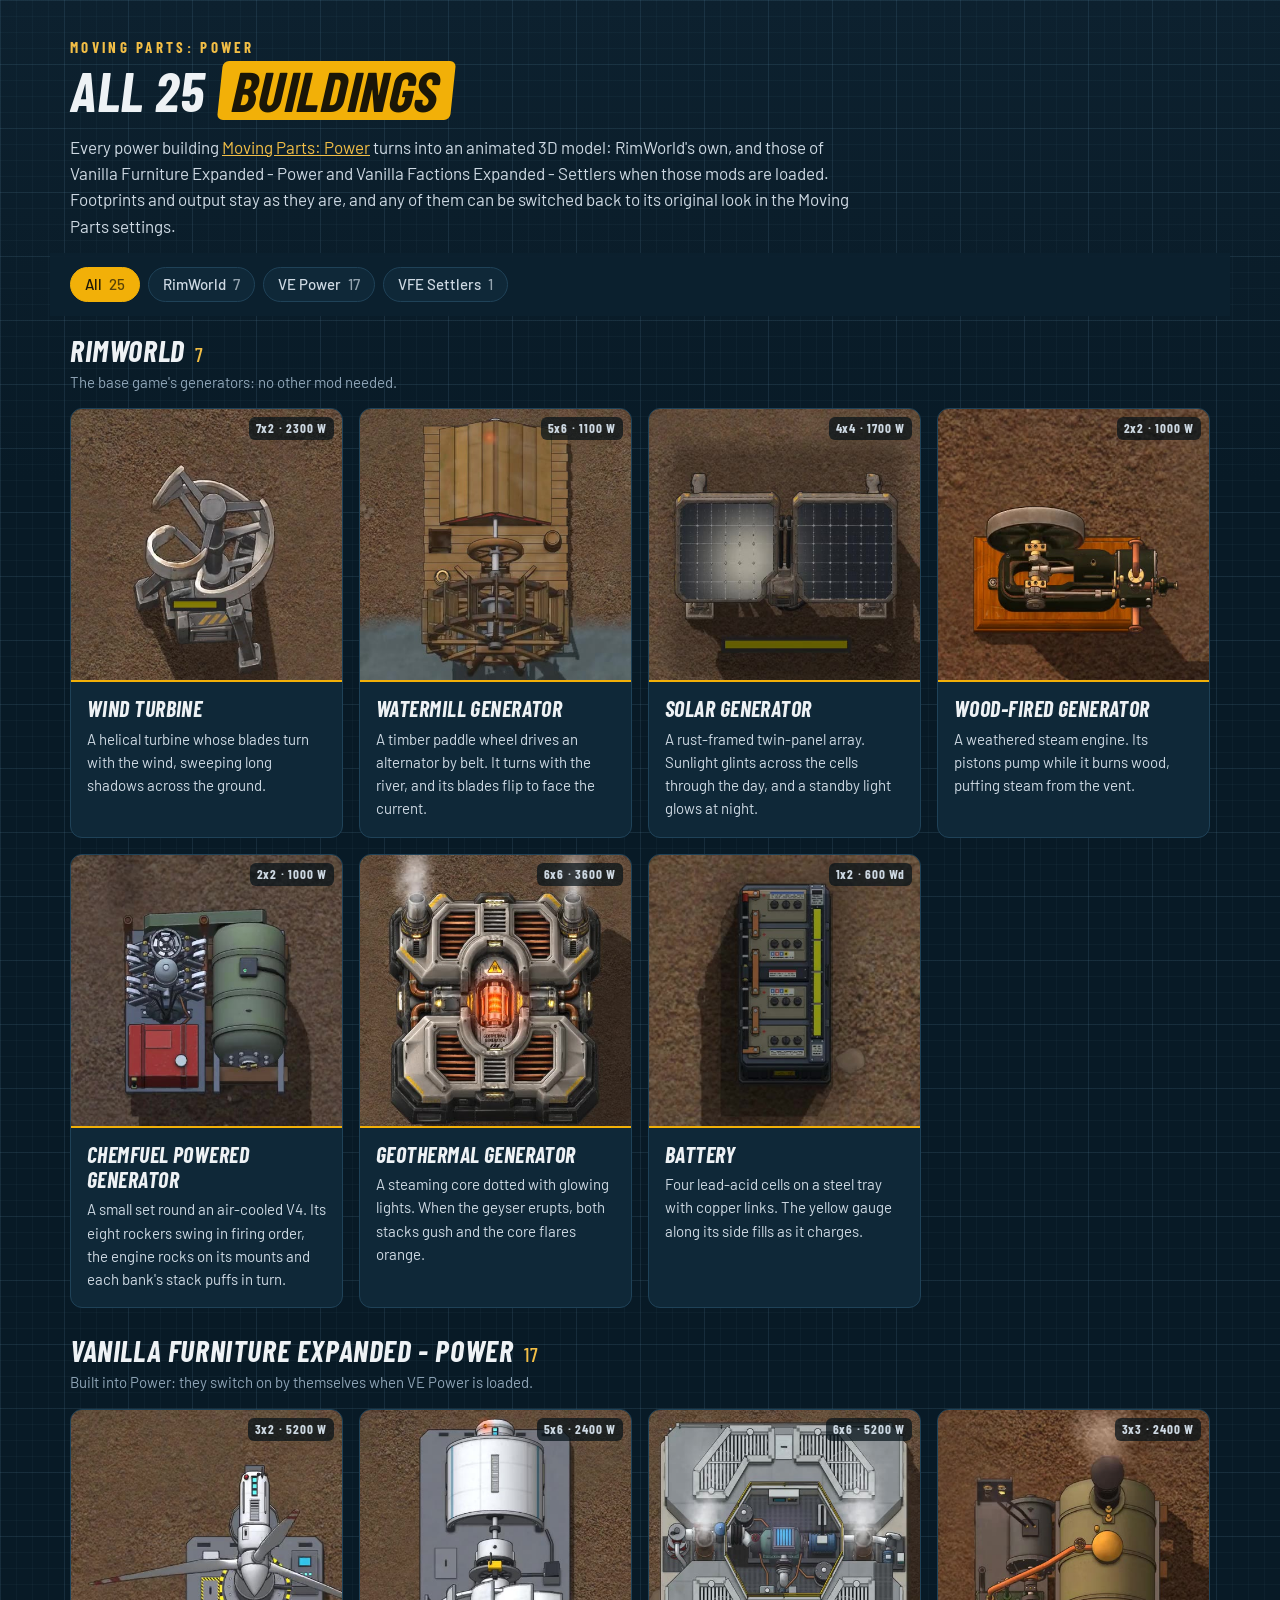
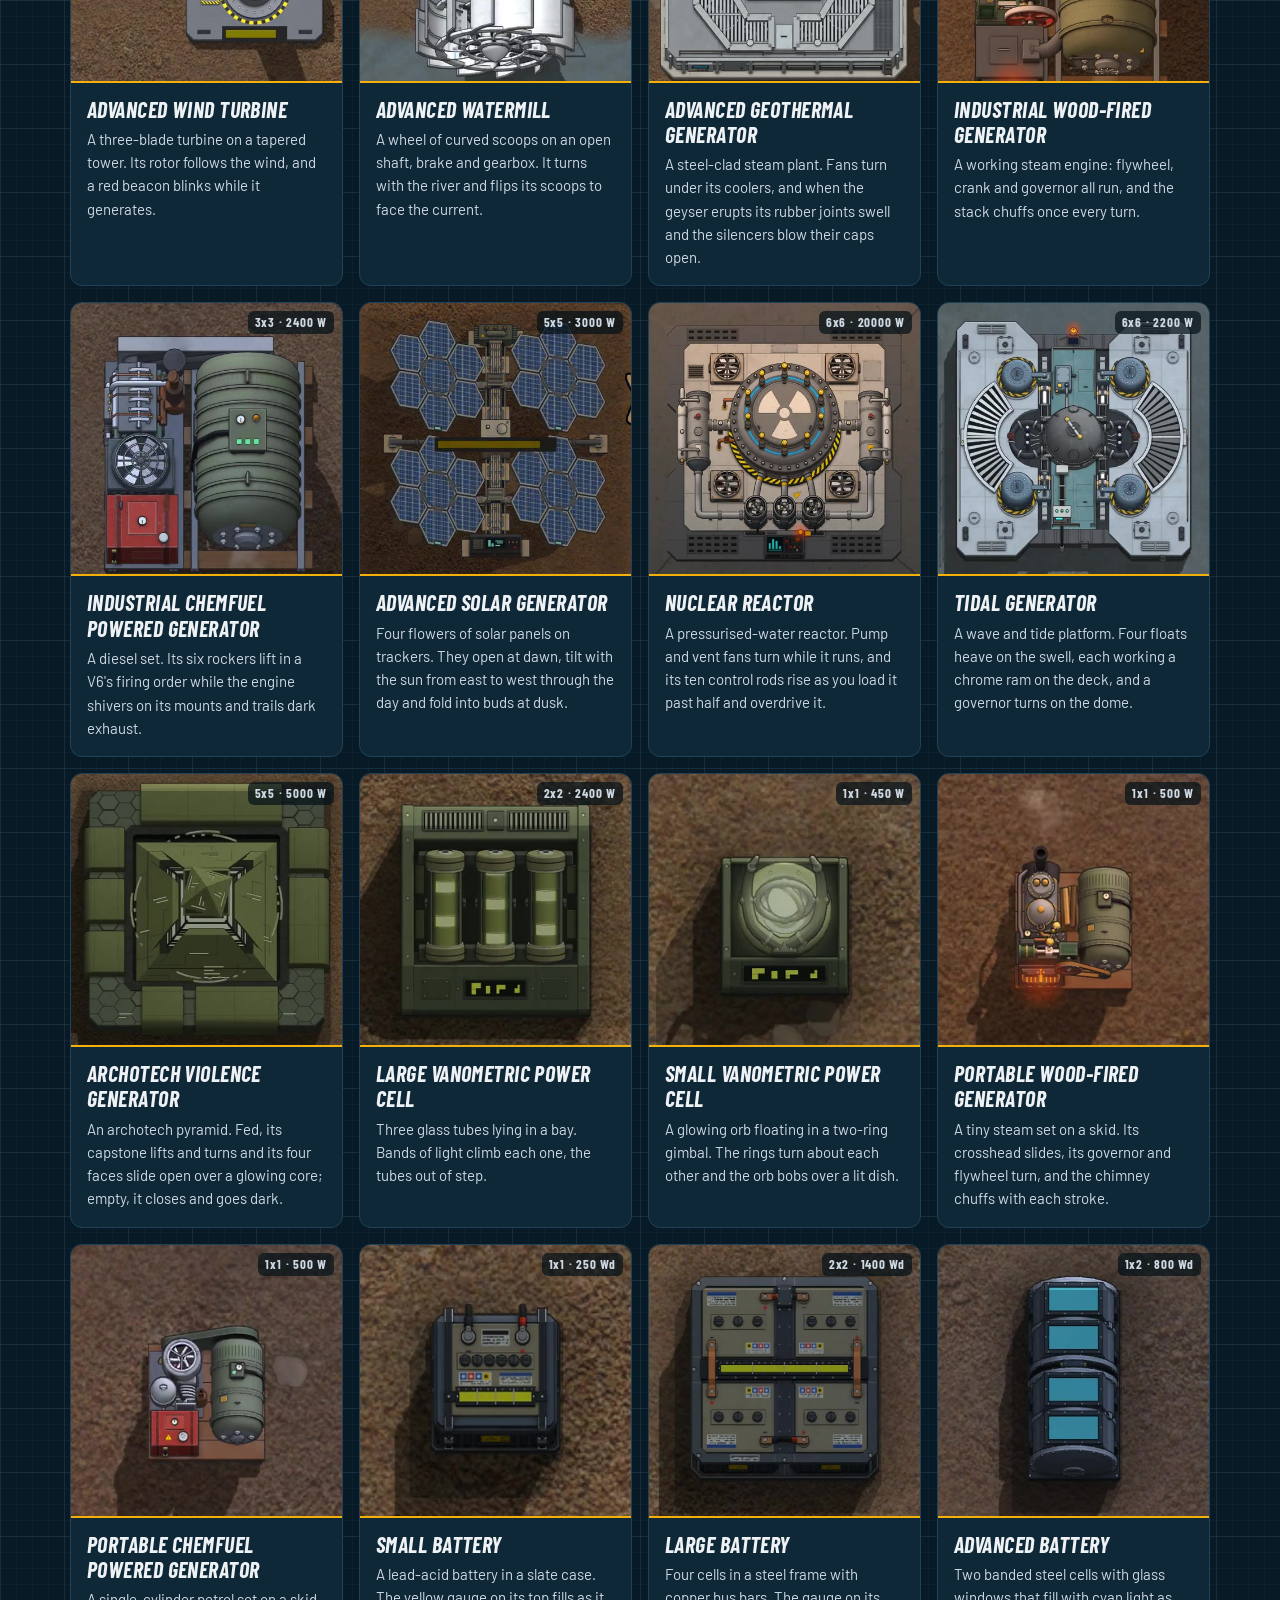
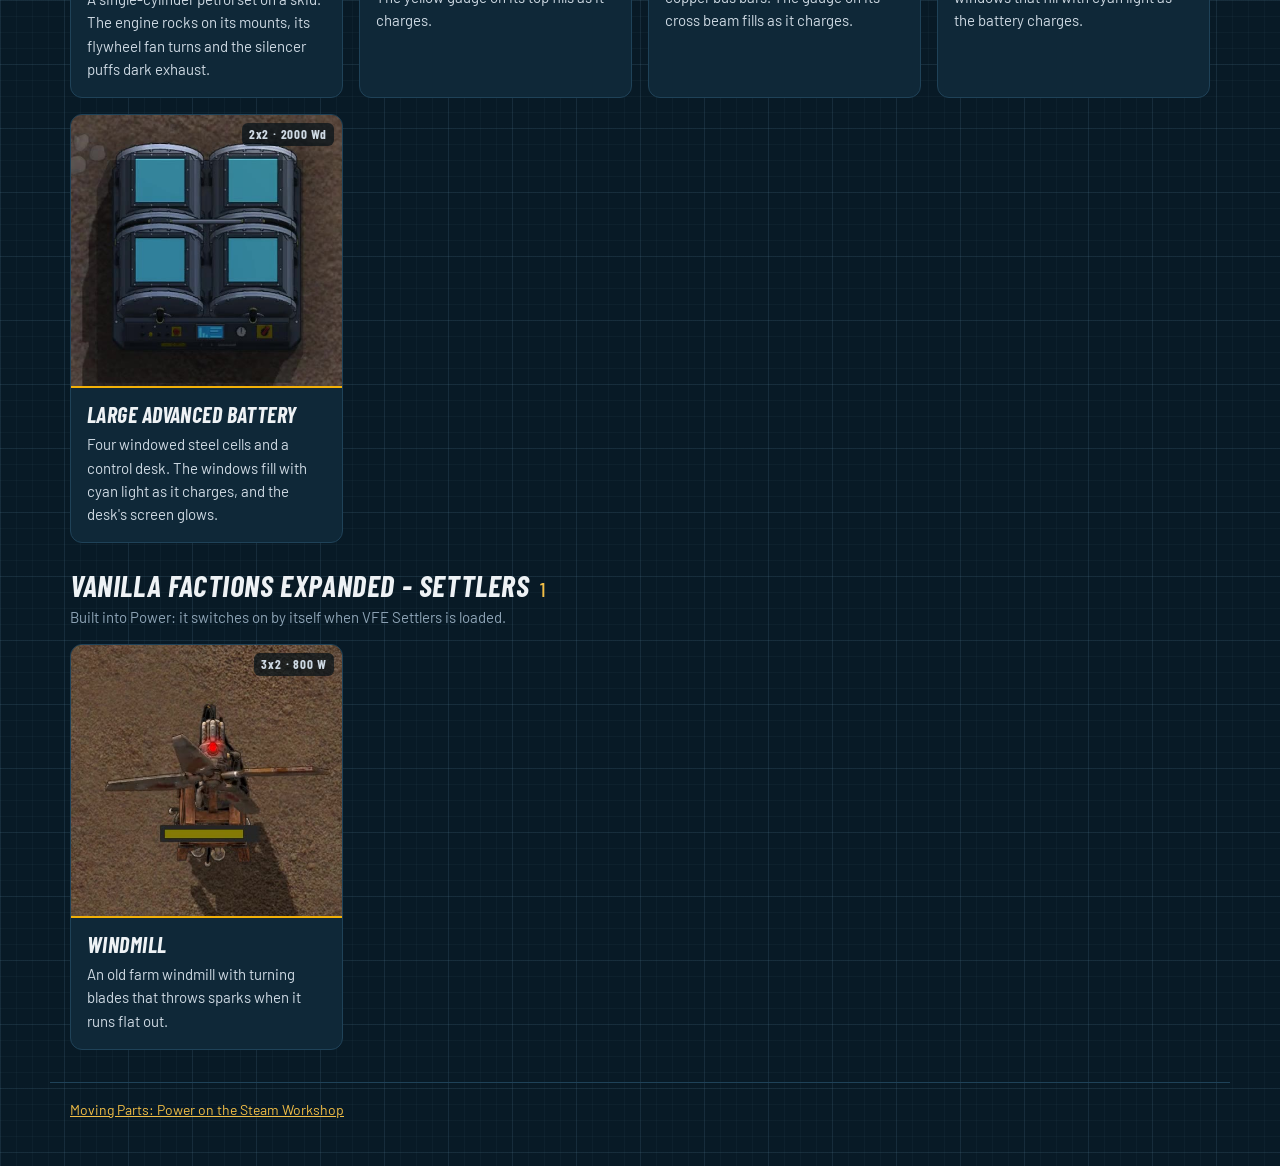
<file: moving-parts/power-buildings/index.html>
<!doctype html>
<html lang="en">
  <head>
    <meta charset="UTF-8" />
    <meta name="viewport" content="width=device-width, initial-scale=1.0" />
    <title>All buildings · Moving Parts: Power</title>
    <meta name="description" content="Every power building Moving Parts: Power turns into an animated 3D model: RimWorld's, Vanilla Expanded Power's and the Settlers windmill, each with a clip." />
    <link rel="preconnect" href="https://fonts.googleapis.com" />
    <link rel="preconnect" href="https://fonts.gstatic.com" crossorigin />
    <link href="https://fonts.googleapis.com/css2?family=Barlow+Condensed:ital,wght@0,500;0,700;1,700&family=Barlow:wght@400;500&display=swap" rel="stylesheet" />
    <script type="module" crossorigin src="./assets/index-D-K-wlnB.js"></script>
    <link rel="stylesheet" crossorigin href="./assets/index-BoBFhZzq.css">
  </head>
  <body>
    <div id="app"></div>
  </body>
</html>
</file>
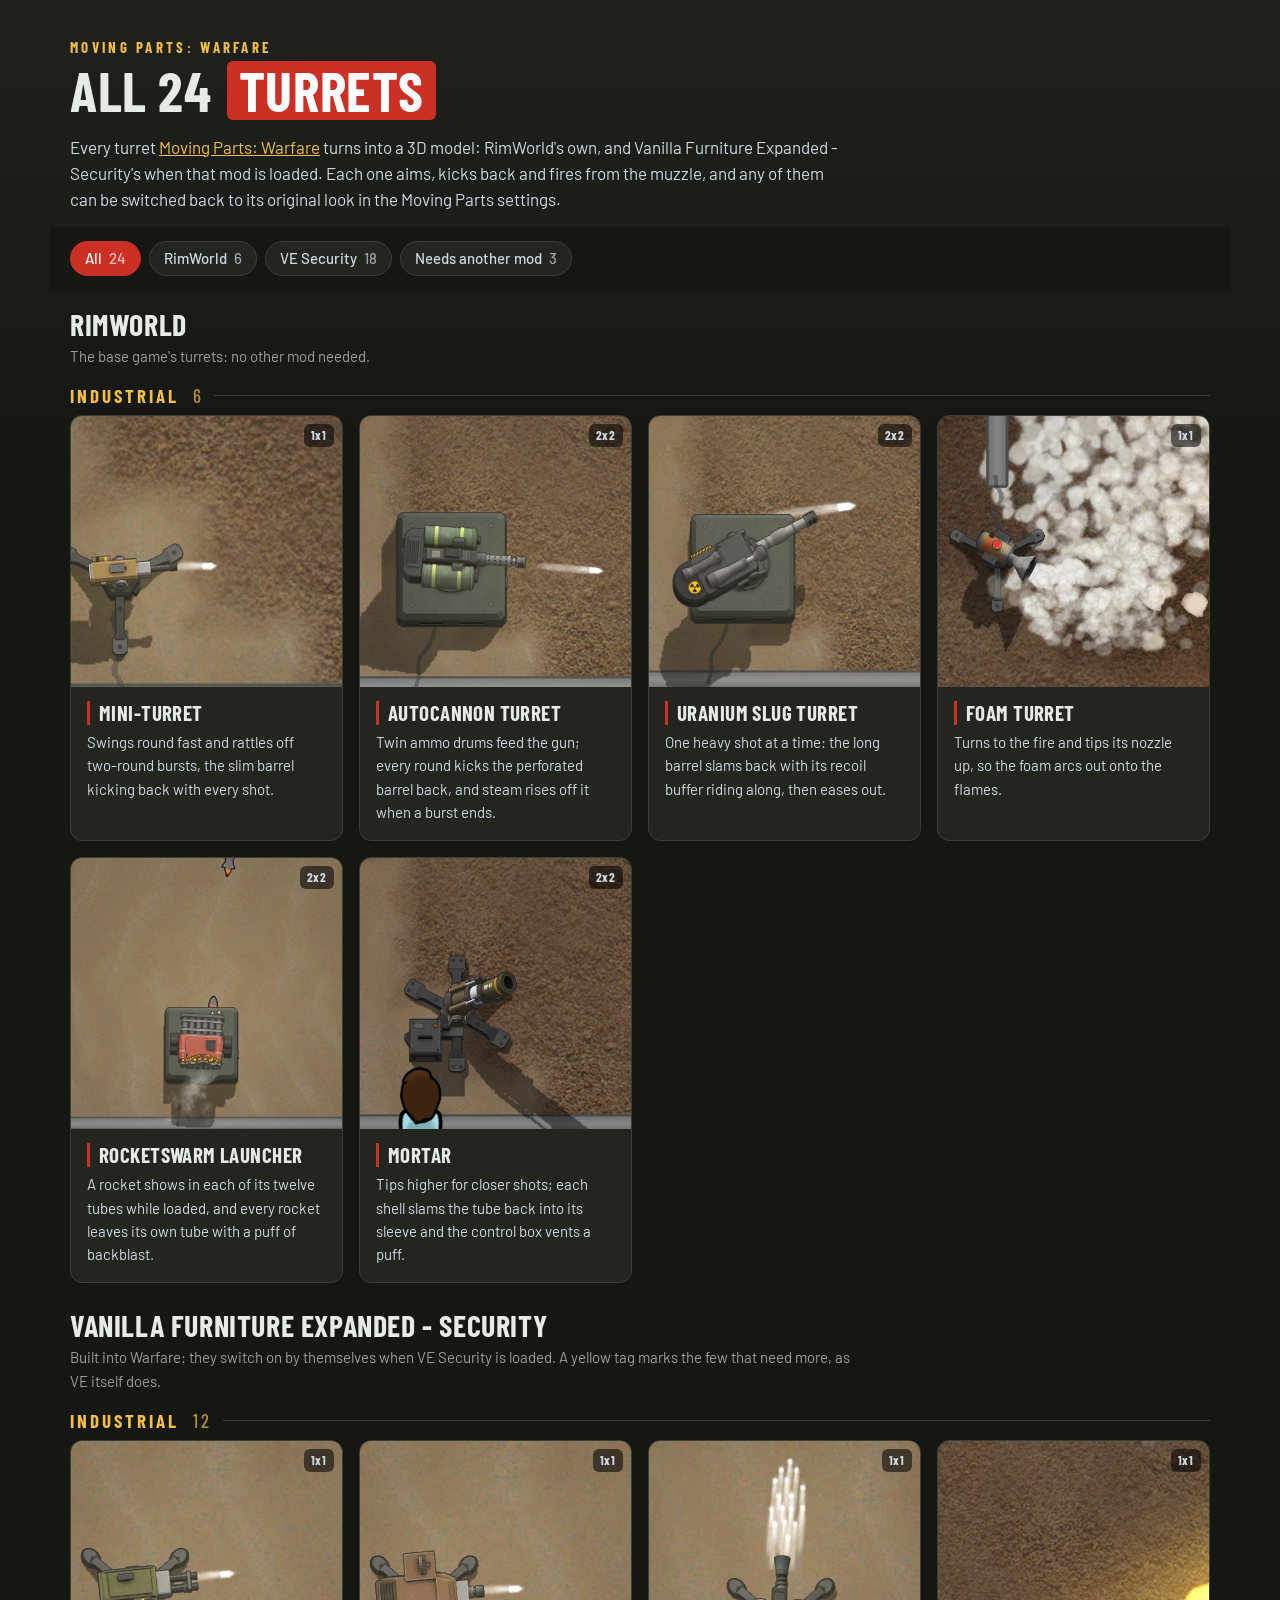
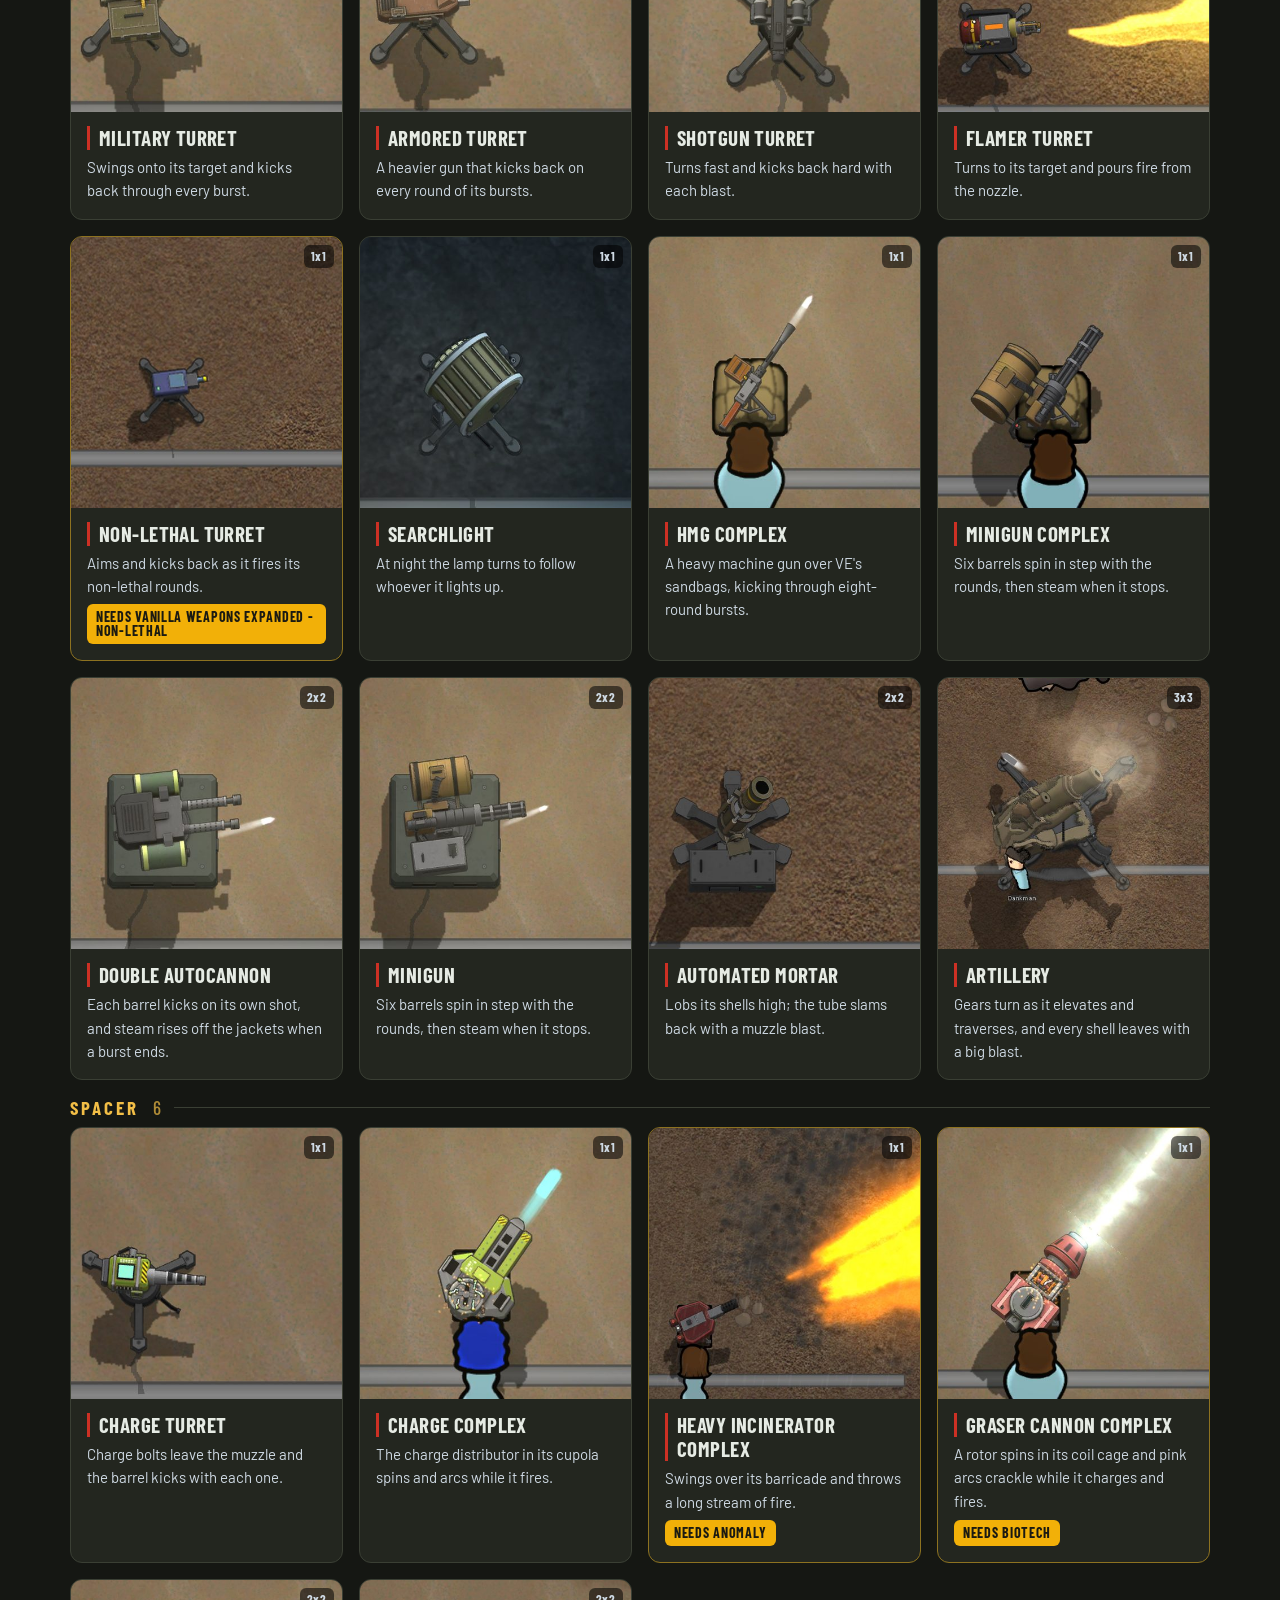
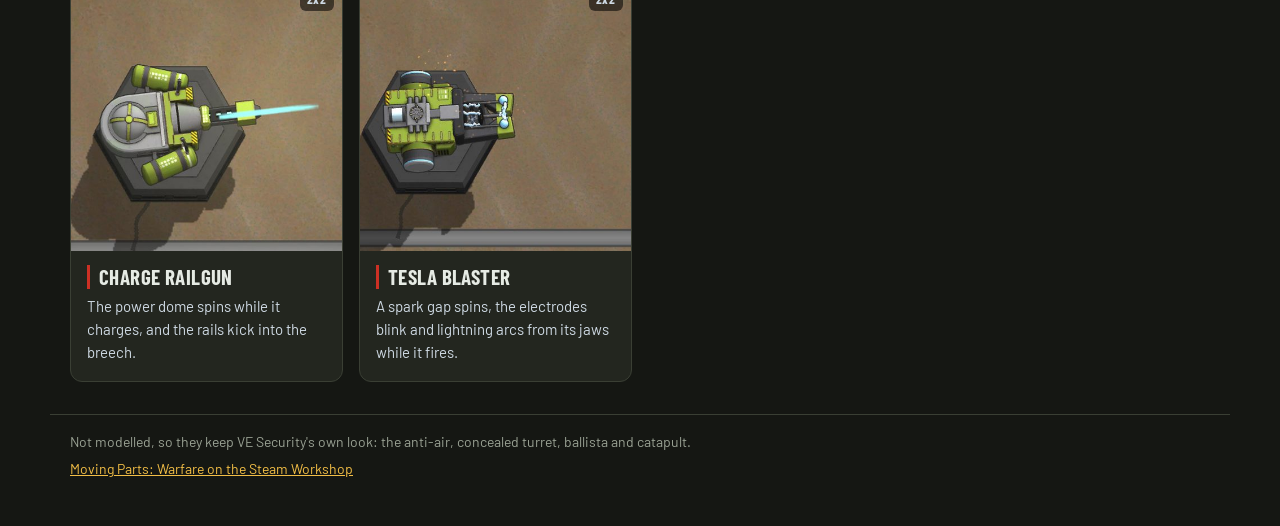
<file: moving-parts/warfare-turrets/index.html>
<!doctype html>
<html lang="en">
  <head>
    <meta charset="UTF-8" />
    <meta name="viewport" content="width=device-width, initial-scale=1.0" />
    <title>All turrets · Moving Parts: Warfare</title>
    <meta name="description" content="Every turret Moving Parts: Warfare turns into a 3D model, RimWorld's and Vanilla Expanded Security's, by mod and tier, each with a clip." />
    <link rel="preconnect" href="https://fonts.googleapis.com" />
    <link rel="preconnect" href="https://fonts.gstatic.com" crossorigin />
    <link href="https://fonts.googleapis.com/css2?family=Barlow+Condensed:wght@500;700&family=Barlow:wght@400;500&display=swap" rel="stylesheet" />
    <script type="module" crossorigin src="./assets/index-CqnjtxZb.js"></script>
    <link rel="stylesheet" crossorigin href="./assets/index-DOH6Y10e.css">
  </head>
  <body>
    <div id="app"></div>
  </body>
</html>
</file>
<file: moving-parts/power-buildings/assets/index-BoBFhZzq.css>
:root{--bg: #081a26;--bg-top: #0d212f;--panel: #0f2838;--border: #1f4258;--grid: rgb(120 170 205 / .045);--grid-major: rgb(120 170 205 / .09);--text: #eef2f5;--desc: #ced9e3;--muted: #8ea4b6;--yellow: #f2b008;--plate-text: #1a1608;--note: #f2be46;--radius: 12px;--font: "Barlow", system-ui, -apple-system, "Segoe UI", sans-serif;--font-head: "Barlow Condensed", "Barlow", system-ui, sans-serif;color-scheme:dark}*{box-sizing:border-box}html,body{margin:0;color:var(--text);font-family:var(--font);font-size:16px;line-height:1.55}body{min-height:100vh;background:linear-gradient(var(--grid-major) 1px,transparent 1px) 0 0 / 64px 64px,linear-gradient(90deg,var(--grid-major) 1px,transparent 1px) 0 0 / 64px 64px,linear-gradient(var(--grid) 1px,transparent 1px) 0 0 / 16px 16px,linear-gradient(90deg,var(--grid) 1px,transparent 1px) 0 0 / 16px 16px,linear-gradient(var(--bg-top),var(--bg) 480px) var(--bg)}a{color:var(--note)}a:hover{color:var(--yellow)}.card.svelte-10l6941{background:var(--panel);border:1px solid var(--border);border-radius:var(--radius);overflow:hidden;display:flex;flex-direction:column}.clip.svelte-10l6941{position:relative;aspect-ratio:1;background:#06131c;border-bottom:2px solid var(--yellow)}video.svelte-10l6941{width:100%;height:100%;display:block;object-fit:cover}.size.svelte-10l6941{position:absolute;top:8px;right:8px;font:700 13px/1 var(--font-head);letter-spacing:.06em;background:#041018b3;color:var(--desc);padding:5px 7px;border-radius:6px}.body.svelte-10l6941{padding:14px 16px 16px;display:flex;flex-direction:column;gap:6px;flex:1}h3.svelte-10l6941{margin:0;font:italic 700 22px/1.15 var(--font-head);letter-spacing:.02em;text-transform:uppercase}p.svelte-10l6941{margin:0;color:var(--desc);font-size:15px}header.svelte-oivxko,nav.svelte-oivxko,main.svelte-oivxko,footer.svelte-oivxko{max-width:1180px;margin:0 auto;padding:0 20px}header.svelte-oivxko{padding-top:40px;padding-bottom:4px}.kicker.svelte-oivxko{margin:0 0 6px;font:700 15px/1 var(--font-head);letter-spacing:.22em;text-transform:uppercase;color:var(--note)}h1.svelte-oivxko{margin:0 0 14px;font:italic 700 clamp(34px,6vw,56px)/1.05 var(--font-head);text-transform:uppercase;letter-spacing:.01em}.plate.svelte-oivxko{display:inline-block;background:var(--yellow);color:var(--plate-text);padding:0 14px 0 12px;border-radius:6px;margin-left:4px;transform:skew(-6deg)}.lead.svelte-oivxko{max-width:780px;margin:0 0 10px;color:var(--desc);font-size:17px}nav.svelte-oivxko{display:flex;flex-wrap:wrap;gap:8px;padding-top:14px;padding-bottom:14px;position:sticky;top:0;z-index:2;background:color-mix(in srgb,var(--bg-top) 92%,transparent);-webkit-backdrop-filter:blur(6px);backdrop-filter:blur(6px)}button.svelte-oivxko{font:500 15px/1 var(--font);color:var(--desc);background:var(--panel);border:1px solid var(--border);border-radius:999px;padding:9px 14px;cursor:pointer}button.svelte-oivxko:hover{border-color:var(--muted)}button.on.svelte-oivxko{background:var(--yellow);border-color:var(--yellow);color:var(--plate-text)}.count.svelte-oivxko{opacity:.7;margin-left:4px;font-weight:500}section.svelte-oivxko{padding:18px 0 8px;scroll-margin-top:70px}h2.svelte-oivxko{margin:0 0 4px;font:italic 700 30px/1.1 var(--font-head);text-transform:uppercase;letter-spacing:.02em}h2.svelte-oivxko a:where(.svelte-oivxko){color:var(--text);text-decoration:none}h2.svelte-oivxko a:where(.svelte-oivxko):hover{color:var(--yellow)}h2.svelte-oivxko .count:where(.svelte-oivxko){font-style:normal;font-size:20px;color:var(--note);opacity:1}.note.svelte-oivxko{margin:0 0 14px;color:var(--muted);font-size:15px;max-width:780px}.grid.svelte-oivxko{display:grid;grid-template-columns:repeat(auto-fill,minmax(min(100%,250px),1fr));gap:16px}footer.svelte-oivxko{color:var(--muted);font-size:14px;padding-top:16px;padding-bottom:40px;margin-top:24px;border-top:1px solid var(--border)}footer.svelte-oivxko p:where(.svelte-oivxko){margin:0 0 6px}
</file>
<file: moving-parts/warfare-turrets/assets/index-DOH6Y10e.css>
:root{--bg: #151713;--bg-top: #1f211c;--panel: #23261f;--panel-2: #2b2f27;--border: #3a3f34;--text: #e6ebe4;--desc: #ced9e3;--muted: #9aa294;--red: #cc3024;--red-dark: #8f1f17;--yellow: #f2b008;--note: #f2be46;--radius: 12px;--font: "Barlow", system-ui, -apple-system, "Segoe UI", sans-serif;--font-head: "Barlow Condensed", "Barlow", system-ui, sans-serif;color-scheme:dark}*{box-sizing:border-box}html,body{margin:0;background:linear-gradient(var(--bg-top),var(--bg) 480px) var(--bg);color:var(--text);font-family:var(--font);font-size:16px;line-height:1.55}a{color:var(--note)}a:hover{color:var(--yellow)}.card.svelte-rfdhqt{background:var(--panel);border:1px solid var(--border);border-radius:var(--radius);overflow:hidden;display:flex;flex-direction:column}.card.needs.svelte-rfdhqt{border-color:color-mix(in srgb,var(--yellow) 45%,var(--border))}.clip.svelte-rfdhqt{position:relative;aspect-ratio:1;background:#0e0f0c}video.svelte-rfdhqt{width:100%;height:100%;display:block;object-fit:cover}.size.svelte-rfdhqt{position:absolute;top:8px;right:8px;font:700 13px/1 var(--font-head);letter-spacing:.06em;background:#0000008c;color:var(--desc);padding:5px 7px;border-radius:6px}.body.svelte-rfdhqt{padding:14px 16px 16px;display:flex;flex-direction:column;gap:6px;flex:1}h3.svelte-rfdhqt{margin:0;font:700 21px/1.15 var(--font-head);letter-spacing:.02em;text-transform:uppercase;border-left:3px solid var(--red);padding-left:9px}p.svelte-rfdhqt{margin:0;color:var(--desc);font-size:15px}.badge.svelte-rfdhqt{margin-top:auto;align-self:flex-start;background:var(--yellow);color:#1b1a12;font:700 14px/1 var(--font-head);letter-spacing:.05em;text-transform:uppercase;padding:6px 9px;border-radius:6px}header.svelte-n7py1c,nav.svelte-n7py1c,main.svelte-n7py1c,footer.svelte-n7py1c{max-width:1180px;margin:0 auto;padding:0 20px}header.svelte-n7py1c{padding-top:40px;padding-bottom:4px}.kicker.svelte-n7py1c{margin:0 0 6px;font:700 15px/1 var(--font-head);letter-spacing:.22em;text-transform:uppercase;color:var(--note)}h1.svelte-n7py1c{margin:0 0 14px;font:700 clamp(34px,6vw,56px)/1.05 var(--font-head);text-transform:uppercase;letter-spacing:.01em}.plate.svelte-n7py1c{display:inline-block;background:var(--red);color:#fff;padding:0 12px;border-radius:6px;margin-left:4px}.lead.svelte-n7py1c{max-width:780px;margin:0 0 10px;color:var(--desc);font-size:17px}nav.svelte-n7py1c{display:flex;flex-wrap:wrap;gap:8px;padding-top:14px;padding-bottom:14px;position:sticky;top:0;z-index:2;background:color-mix(in srgb,var(--bg) 92%,transparent);-webkit-backdrop-filter:blur(6px);backdrop-filter:blur(6px)}button.svelte-n7py1c{font:500 15px/1 var(--font);color:var(--desc);background:var(--panel);border:1px solid var(--border);border-radius:999px;padding:9px 14px;cursor:pointer}button.svelte-n7py1c:hover{border-color:var(--muted)}button.on.svelte-n7py1c{background:var(--red);border-color:var(--red);color:#fff}.count.svelte-n7py1c{opacity:.7;margin-left:4px;font-weight:500}section.svelte-n7py1c{padding:18px 0 8px;scroll-margin-top:70px}h2.svelte-n7py1c{margin:0 0 4px;font:700 30px/1.1 var(--font-head);text-transform:uppercase;letter-spacing:.02em}h2.svelte-n7py1c a:where(.svelte-n7py1c){color:var(--text);text-decoration:none}h2.svelte-n7py1c a:where(.svelte-n7py1c):hover{color:var(--yellow)}.note.svelte-n7py1c{margin:0 0 14px;color:var(--muted);font-size:15px;max-width:780px}h3.svelte-n7py1c{margin:18px 0 10px;font:700 19px/1 var(--font-head);letter-spacing:.16em;text-transform:uppercase;color:var(--note);display:flex;align-items:center;gap:10px}h3.svelte-n7py1c:after{content:"";flex:1;height:1px;background:var(--border)}.grid.svelte-n7py1c{display:grid;grid-template-columns:repeat(auto-fill,minmax(min(100%,250px),1fr));gap:16px}footer.svelte-n7py1c{color:var(--muted);font-size:14px;padding-top:16px;padding-bottom:40px;margin-top:24px;border-top:1px solid var(--border)}footer.svelte-n7py1c p:where(.svelte-n7py1c){margin:0 0 6px}
</file>
